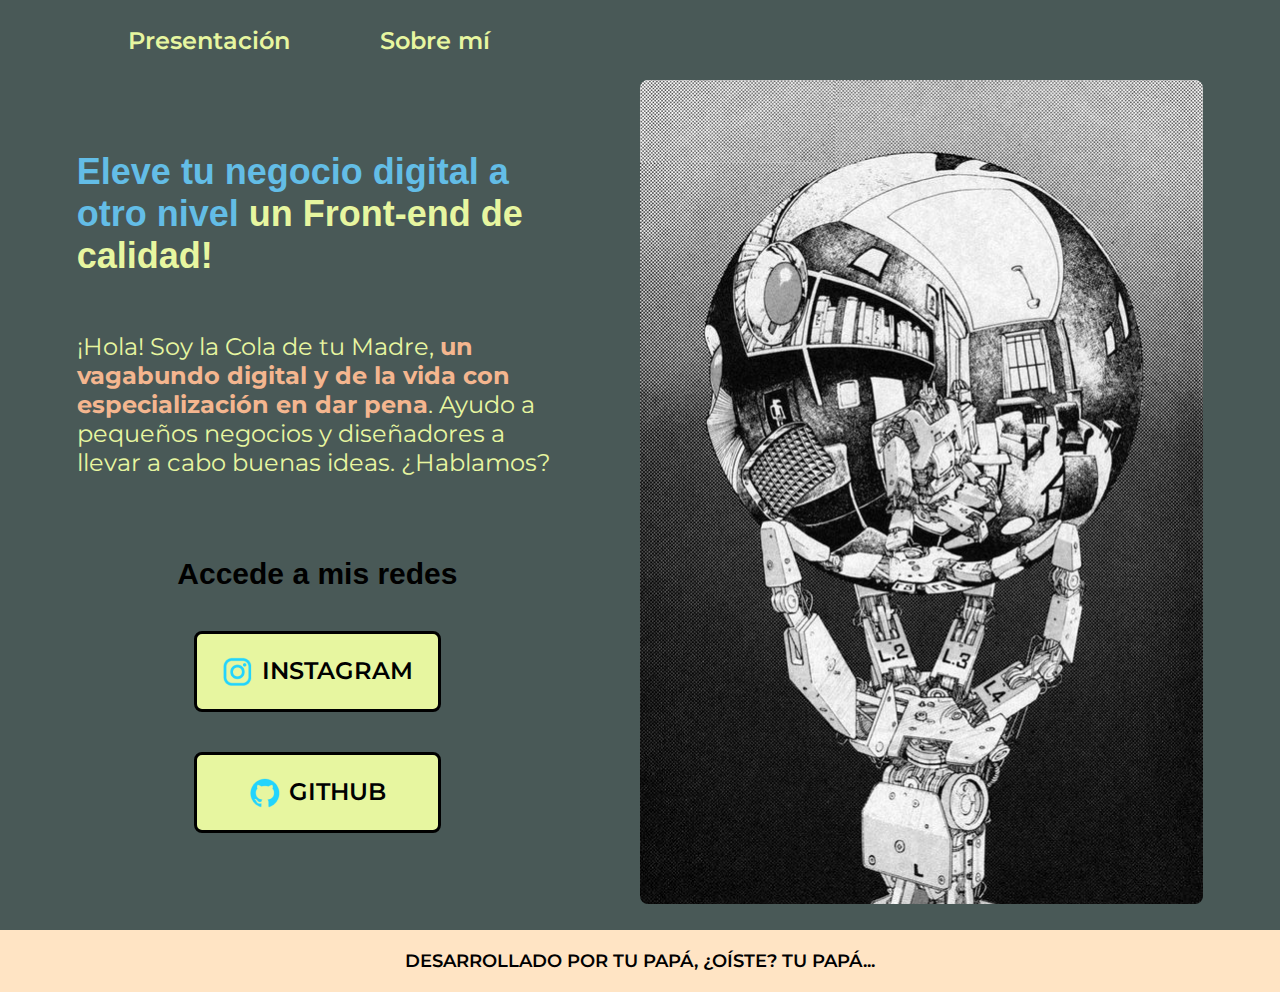
<file: index.html>
<!DOCTYPE html>
<html lang="es-mx">
<head>
    <meta charset="UTF-8">
    <meta name="viewport" content="width=device-width, initial-scale=1.0">
    <title>Portafolio</title>
    <link rel="stylesheet" href="./styles/style.css">
</head>
<body>
    <header class="header">
        <nav class="header_menu">
            <a class="header_menu_link" href="index.html">Presentación</a>
            <a class="header_menu_link" href="about.html">Sobre mí</a>
        </nav>
    </header> 
    <main class="presentacion">
        <section class="presentacion_contenido">
          <h1 class="presentacion_contenido_titulo">Eleve tu negocio digital a otro nivel
            <strong class="titulo_destacar"> un Front-end de calidad!</strong></h1>
            <p class="presentacion_contenido_texto">¡Hola! Soy la Cola de tu Madre,
            <strong class="texto-destacado">un vagabundo digital y de la vida con especialización en dar pena</strong>.
            Ayudo a pequeños negocios y diseñadores a llevar a cabo buenas ideas. ¿Hablamos?
            </p>
            <div class="presentacion_enlace">
                <h2 class="presentacion_enlaces_subtitulo">Accede a mis redes</h2>    
                <a class="presentacion_enlace_link" href="https://www.instagram.com/la_levedad_y_el_peso/"><img src="./assets/instagram.png"> INSTAGRAM</a>
                <a class="presentacion_enlace_link" href="https://github.com/OsReyesM/"><img src="./assets/github.png">GITHUB</a>
            </div>
        </section>
             <img class="presentacion_imagen" src="./assets/espejo.jpg" alt="El espejo de tu">
    </main>
    <footer class="footer">
        <p>DESARROLLADO POR TU PAPÁ, ¿OÍSTE? TU PAPÁ...</p>
    </footer>
</body>
</html>
</file>
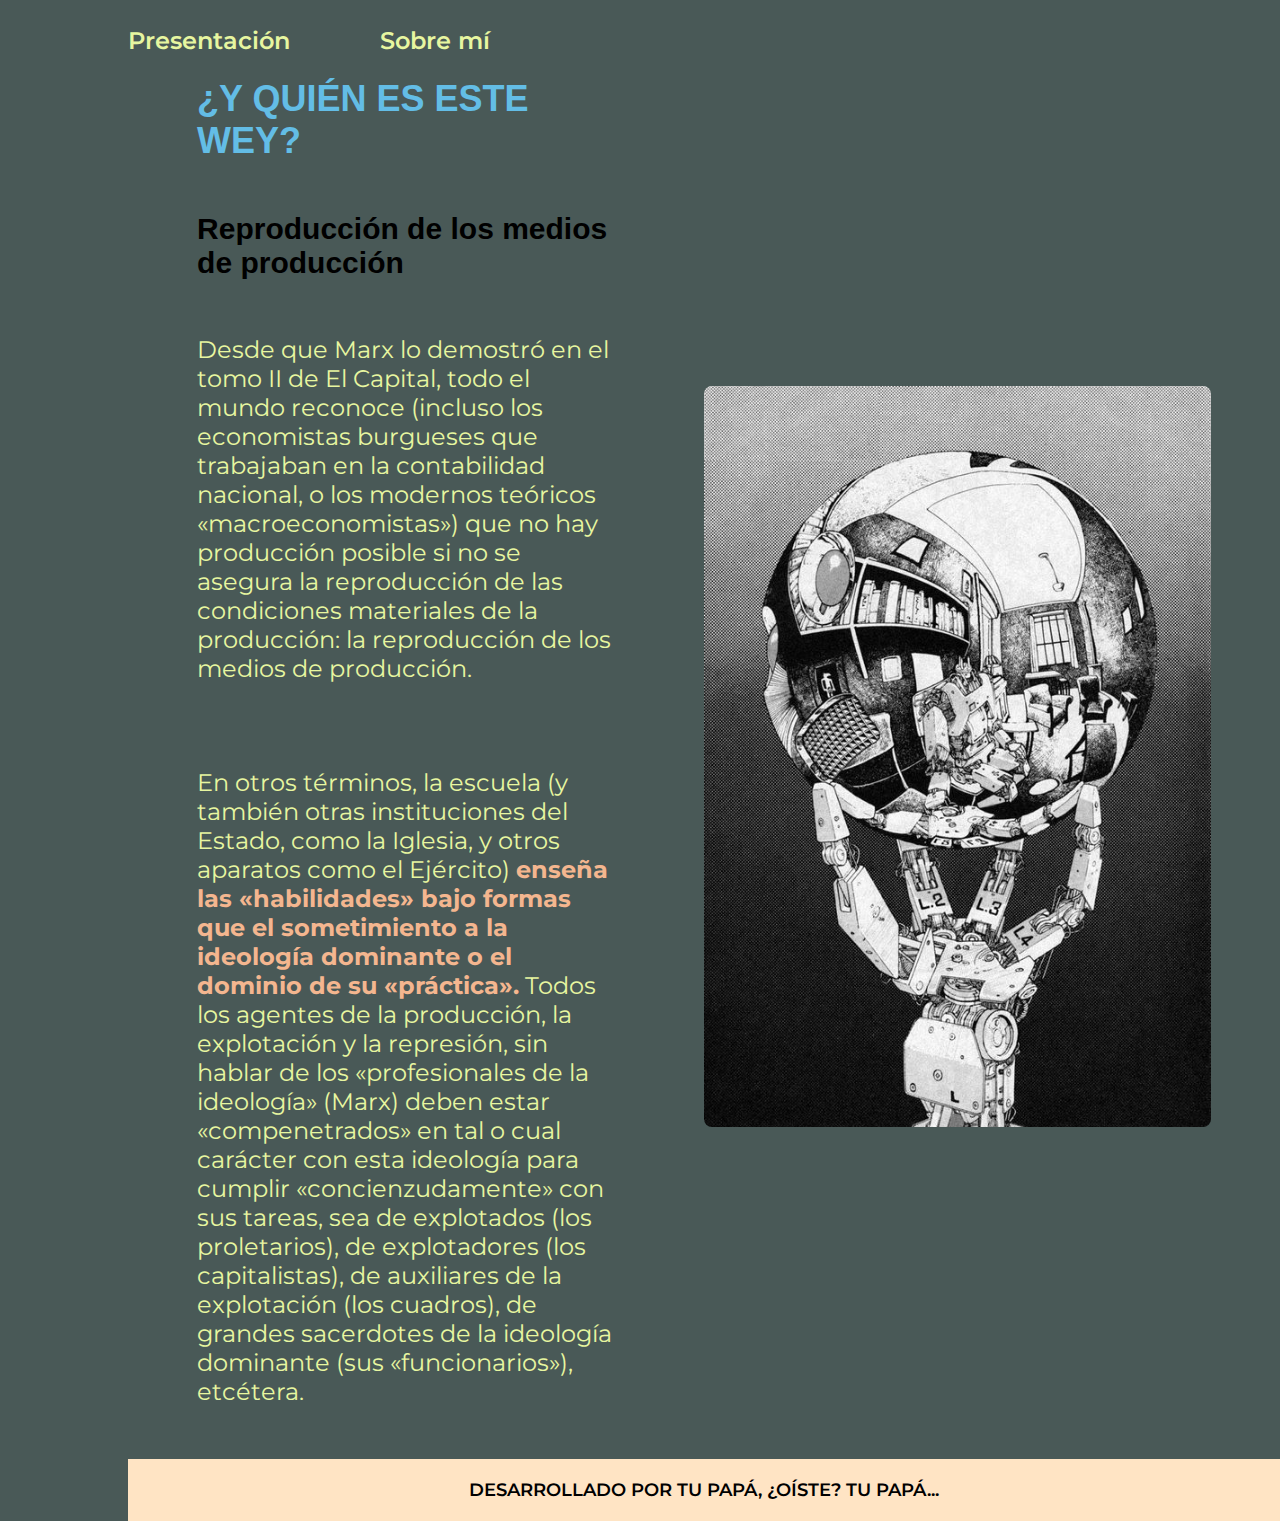
<file: about.html>
<!DOCTYPE html>
<html lang="es-mx">
<head>
    <meta charset="UTF-8">
    <meta name="viewport" content="width=device-width, initial-scale=1.0">
    <title>Sobre mí</title>
    <link rel="stylesheet" href="./styles/style.css">
</head>
<body>
    <header class="header">
        <nav class="header_menu">
            <a class="header_menu_link" href="index.html">Presentación</a>
            <a class="header_menu_link" href="about.html">Sobre mí</a>
        </nav>
    <main class="presentacion"">

        <section class="presentacion_contenido">
            <h1 class="presentacion_contenido_titulo">¿Y QUIÉN ES ESTE WEY?</h1>
            <h3 class="presentacion_enlaces_subtitulo">Reproducción de los medios de producción</h3>
            <p class="presentacion_contenido_texto">
                Desde que Marx lo demostró en el tomo II de El Capital, todo el mundo reconoce
                (incluso los economistas burgueses que trabajaban en la contabilidad nacional, o los
                modernos teóricos «macroeconomistas») que no hay producción posible si no se
                asegura la reproducción de las condiciones materiales de la producción: la
                reproducción de los medios de producción.</p>
            <p class="presentacion_contenido_texto">
                En otros términos, la escuela (y también otras instituciones del Estado, como la
                Iglesia, y otros aparatos como el Ejército) <strong class="texto-destacado">enseña las «habilidades» bajo formas que
                el sometimiento a la ideología dominante o el dominio de su «práctica».</strong>
                Todos los agentes de la producción, la explotación y la represión, sin hablar de los
                «profesionales de la ideología» (Marx) deben estar «compenetrados» en tal o cual
                carácter con esta ideología para cumplir «concienzudamente» con sus tareas, sea de
                explotados (los proletarios), de explotadores (los capitalistas), de auxiliares de la
                explotación (los cuadros), de grandes sacerdotes de la ideología dominante (sus
                «funcionarios»), etcétera.
            </p>

        </section>
        <img class="presentacion_imagen" src="./assets/espejo.jpg" alt="El espejo de tu">
    </main>
    <footer class="footer">
        <p>DESARROLLADO POR TU PAPÁ, ¿OÍSTE? TU PAPÁ...</p>
    </footer>
</body>
</html>
</file>
<file: styles/style.css>
@import url('https://fonts.googleapis.com/css2?family=Krona+One&family=Montserrat:ital,wght@0,100..900;1,100..900&display=swap');


:root{
    --color-primario: rgb(73, 89, 87);
    --color-secundario: #63bde6;
    --color-destacado: rgb(231, 246, 160);

    --fuente-basica: "Montserrat", sans-serif;
    --fuente-secundaria: "Krona", sans-serif;
    --color-footer: bisque
}
* {
   padding: 0;
   margin: 0;
}

body {
    height: 50vh;
    background-color: var(--color-primario);
    color:var(--color-secundario);
    box-sizing: border-box;
}

.header{
    padding: 2% 0% 0% 10%;
}

.header_menu{
    display: flex;
    gap: 90px;

}

.header_menu_link{
    font-size: 1.5rem;
    font-family: var(--fuente-basica);
   font-weight: 600;
   color:var(--color-destacado);
   text-decoration: none;
}

.presentacion {
    display: flex;
    justify-content: space-between;
    align-items: center;
    padding: 2% 6%;
    max-width: 1200px;
    gap:82px
}


.presentacion_contenido {
    width: 50%;
    display: flex;
    flex-direction: column;
    gap: 40px;
}

.presentacion_contenido_titulo {
    font-size: 2.25rem;
    font-family: var(--fuente-secundaria);
    
}

.titulo_destacar {
    color:var(--color-destacado);    
}

.presentacion_contenido_texto {
    font-size: 1.5rem;
    font-family: var(--fuente-basica);
    margin-bottom: 30px;
    margin-top: 15px;
    color: var(--color-destacado);
    
}

.texto-destacado {
    color: rgb(244, 182, 143);
}

.presentacion_enlace {
    display: flex;
    justify-content: space-between;
    flex-direction: column;
    align-items:center;
    gap: 40px;
}

.presentacion_enlaces_subtitulo {
    font-family: var(--fuente-secundaria);
    font-size: 1.875rem;
    font-weight: 600;
    color: rgb(0, 0, 0);
    margin-top: 10px;

}

.presentacion_enlace_link {
    width:50%;
    background-color:var(--color-destacado);
    text-align: center;
    padding: 21.5px 0;
    border-radius: 8px;
    font-family: var(--fuente-basica);
    font-size: 1.5rem;
    font-weight: 600;
    text-decoration:none;
    color: black;
    border: 3px solid ;
    display: flex;
    justify-content: center;
    gap: 8px;
}

.presentacion_enlace_link:hover{
    background-color: rgb(73, 89, 87);
    padding: 3.5%;
}

.presentacion_imagen {
    width: 50%;

}

img {
    max-width: 100%;
    border-radius: 8px;
    height:fit-contentz;
}

.footer{
    background-color: var(--color-footer);
    padding: 1.25rem;
    color: black;
    text-align: center;
    font-family: var(--fuente-basica);
    font-size: 1.125rem;
    font-weight: 600;
}

@media (max-width: 1200px) {
    
    .header{
        padding: 5%;
    }

    .header_menu {
        justify-content: center;
    }
    
    .presentacion{
        flex-direction: column-reverse;
        padding: 5%;
    }

    .presentacion_contenido {
        width: auto;
    }
}
</file>
